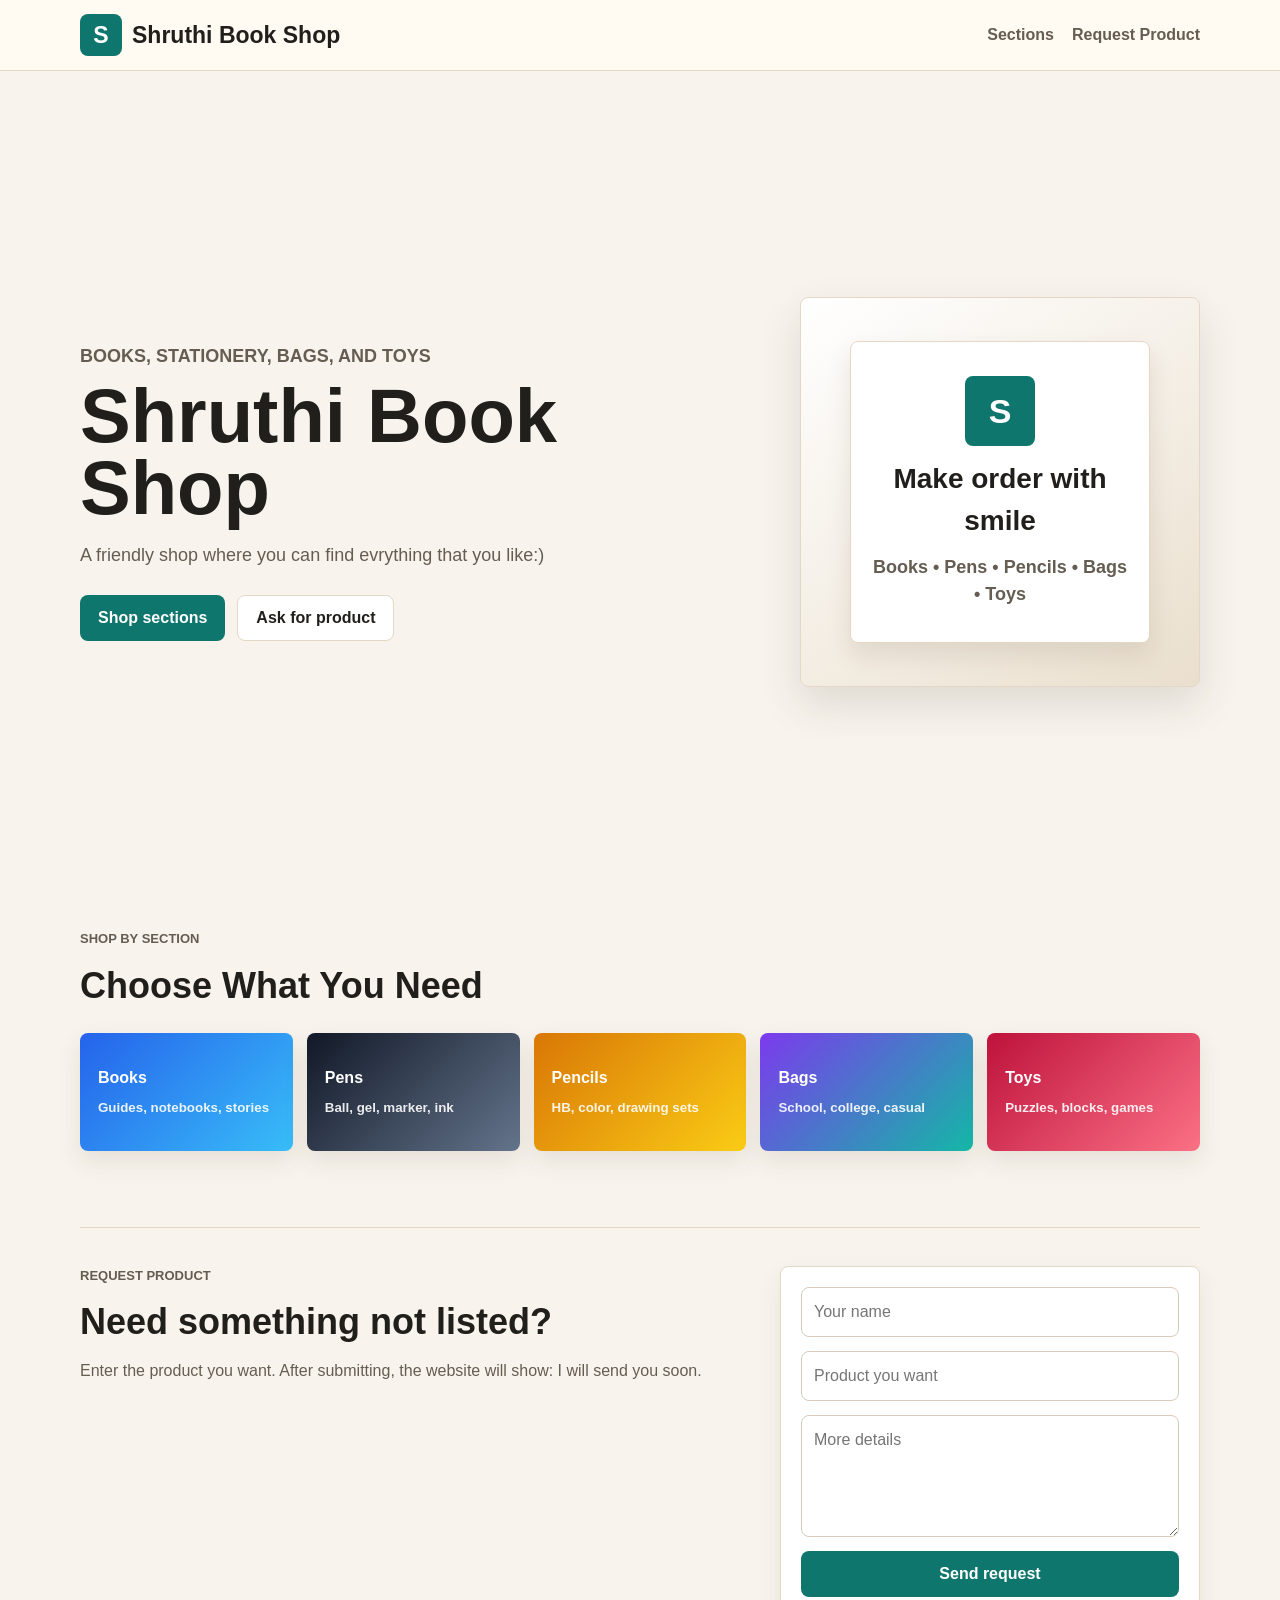
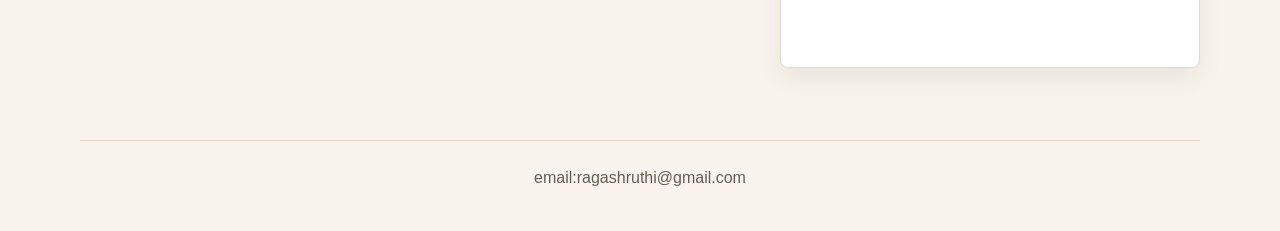
<file: index.html>
﻿<!DOCTYPE html>
<html lang="en">
<head>
    <meta charset="UTF-8">
    <meta name="viewport" content="width=device-width, initial-scale=1.0">
    <title>Shruthi Book Shop</title>
    <link rel="stylesheet" href="basic.css">
</head>
<body>
    <header class="header">
        <nav class="navbar">
            <a class="logo" href="index.html"><span>S</span>Shruthi Book Shop</a>
            <div class="nav-links">
                <a href="#sections">Sections</a>
                <a href="#contact">Request Product</a>
            </div>
        </nav>
    </header>

    <main>
        <section class="hero">
            <div>
                <p class="small-title">Books, stationery, bags, and toys</p>
                <h1>Shruthi Book Shop</h1>
                <p>A friendly shop where you can find evrything that you like:)</p>
                <div class="hero-actions">
                    <a class="primary-button" href="#sections">Shop sections</a>
                    <a class="secondary-button" href="#contact">Ask for product</a>
                </div>
            </div>

            <div class="hero-art simple-hero-art" aria-label="Shruthi shop display">
                <div class="simple-shop-card">
                    <span class="simple-logo">S</span>
                    <h2>Make order with smile</h2>
                    <p>Books • Pens • Pencils • Bags • Toys</p>
                </div>
            </div>
        </section>

        <section id="sections" class="sections">
            <p class="small-title">Shop by section</p>
            <h2>Choose What You Need</h2>
            <div class="section-links">
                <a id="books" class="section-link books-bg" href="books.html"><span>Books</span><small>Guides, notebooks, stories</small></a>
                <a id="pens" class="section-link pens-bg" href="pens.html"><span>Pens</span><small>Ball, gel, marker, ink</small></a>
                <a id="pencils" class="section-link pencils-bg" href="pencils.html"><span>Pencils</span><small>HB, color, drawing sets</small></a>
                <a id="bags" class="section-link bags-bg" href="bags.html"><span>Bags</span><small>School, college, casual</small></a>
                <a id="toys" class="section-link toys-bg" href="toys.html"><span>Toys</span><small>Puzzles, blocks, games</small></a>
            </div>
        </section>

        <section id="contact" class="contact">
            <div>
                <p class="small-title">Request product</p>
                <h2>Need something not listed?</h2>
                <p>Enter the product you want. After submitting, the website will show: I will send you soon.</p>
            </div>
            <form id="requestForm" class="contact-form">
                <input id="customerName" type="text" placeholder="Your name" required>
                <input id="wantedProduct" type="text" placeholder="Product you want" required>
                <textarea id="requestDetails" rows="4" placeholder="More details"></textarea>
                <button class="primary-button" type="submit">Send request</button>
                <p id="requestMessage" class="message" role="status"></p>
            </form>
        </section>
    </main>

    <footer class="footer">
        <p>email:ragashruthi@gmail.com</p>
    </footer>

    <script>
        document.getElementById('requestForm').addEventListener('submit', function (event) {
            event.preventDefault();

            const name = document.getElementById('customerName').value.trim();
            const product = document.getElementById('wantedProduct').value.trim();
            const details = document.getElementById('requestDetails').value.trim();
            const subject = encodeURIComponent('Product request from Shruthi Book Shop');
            const body = encodeURIComponent(
                `Customer name: ${name}\nProduct wanted: ${product}\nDetails: ${details || 'No extra details'}`
            );

            window.location.href = `mailto:ragashruthi@gmail.com?subject=${subject}&body=${body}`;
            this.reset();
            document.getElementById('requestMessage').textContent = 'I will send you soon.';
        });
    </script>
</body>
</html>
</file>
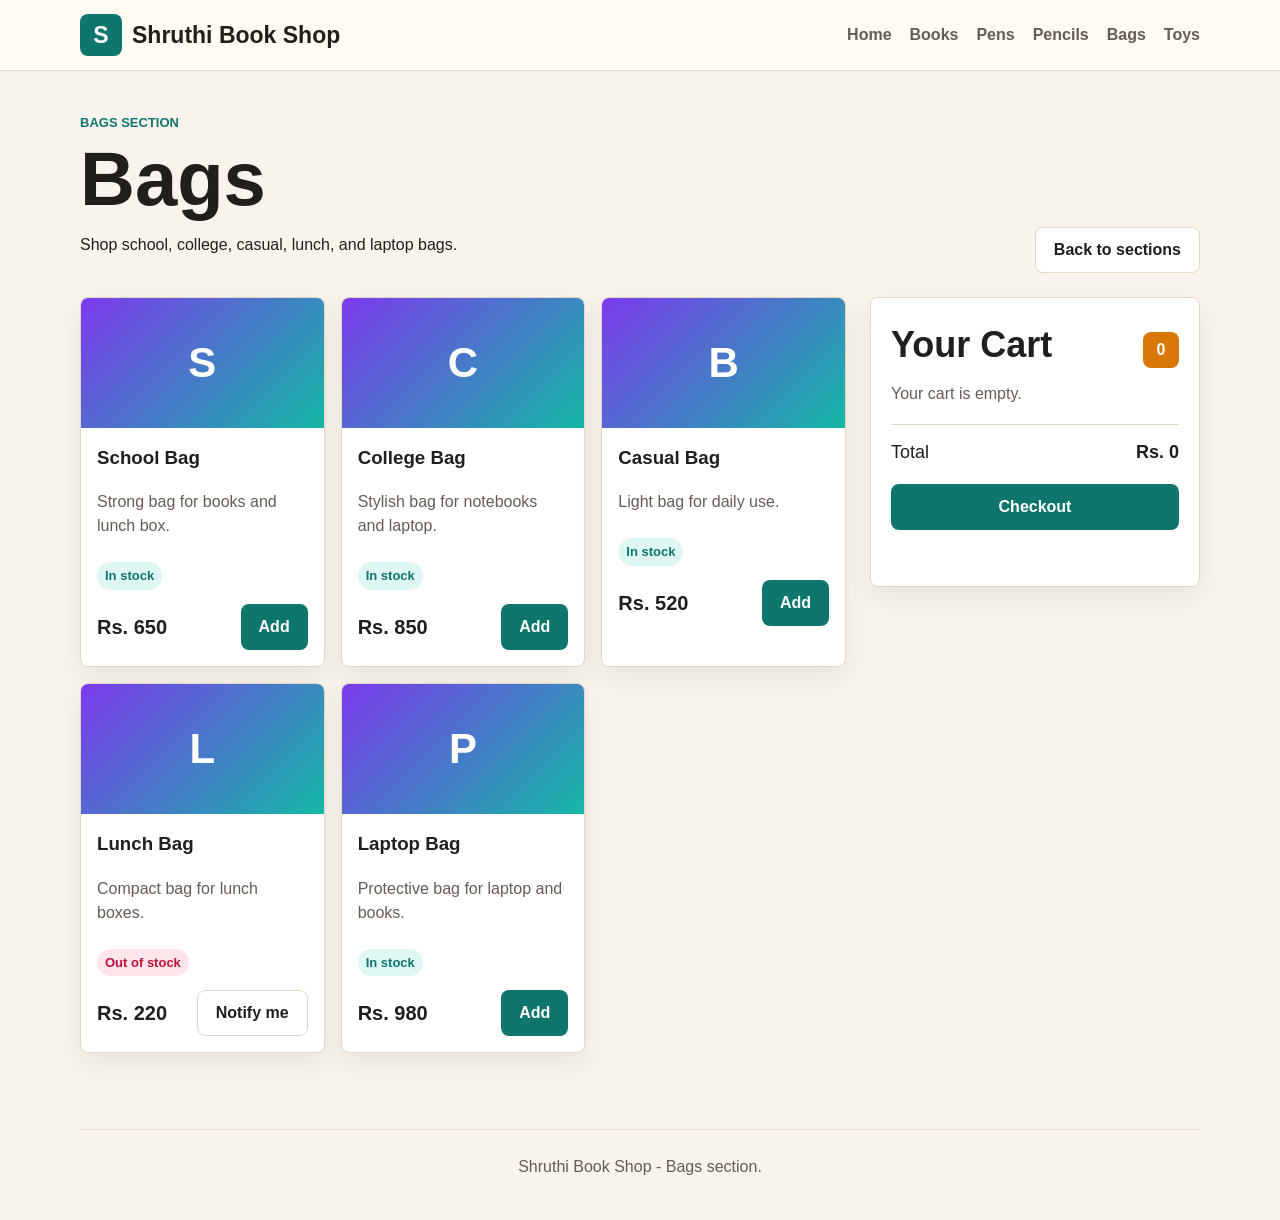
<file: bags.html>
﻿<!DOCTYPE html>
<html lang="en">
<head>
    <meta charset="UTF-8">
    <meta name="viewport" content="width=device-width, initial-scale=1.0">
    <title>Shruthi Book Shop - Bags</title>
    <link rel="stylesheet" href="basic.css">
</head>
<body>
    <header class="header">
        <nav class="navbar">
            <a class="logo" href="basic.html"><span>S</span>Shruthi Book Shop</a>
            <div class="nav-links">
                <a href="basic.html">Home</a>
                <a href="books.html">Books</a>
                <a href="pens.html">Pens</a>
                <a href="pencils.html">Pencils</a>
                <a href="bags.html">Bags</a>
                <a href="toys.html">Toys</a>
            </div>
        </nav>
    </header>

    <main class="products-page">
        <div class="page-heading">
            <div>
                <p class="small-title">Bags section</p>
                <h1>Bags</h1>
                <p>Shop school, college, casual, lunch, and laptop bags.</p>
            </div>
            <a class="secondary-button" href="basic.html#sections">Back to sections</a>
        </div>

        <div class="shop-layout">
            <div id="productGrid" class="product-grid"></div>
            <aside class="cart">
                <div class="cart-title">
                    <h2>Your Cart</h2>
                    <span id="cartCount">0</span>
                </div>
                <div id="cartItems" class="cart-items"></div>
                <div class="cart-total">
                    <span>Total</span>
                    <strong id="cartTotal">Rs. 0</strong>
                </div>
                <button id="checkoutButton" class="primary-button full-button" type="button">Checkout</button>
                <div id="scannerBox" class="scanner-box" hidden>
                    <p>Scan and pay</p>
                    <div class="qr-code" aria-label="Payment scanner code">
                        <span></span><span></span><span></span>
                        <span></span><span></span><span></span>
                        <span></span><span></span><span></span>
                    </div>
                    <strong id="scannerAmount">Total: Rs. 0</strong>
                </div>
                <p id="message" class="message" role="status"></p>
            </aside>
        </div>
    </main>

    <footer class="footer"><p>Shruthi Book Shop - Bags section.</p></footer>

    <script>
        window.sectionProducts = [
    { id: 401, name: 'School Bag', category: 'bags', price: 650, stock: 6, detail: 'Strong bag for books and lunch box.', letter: 'S' },
    { id: 402, name: 'College Bag', category: 'bags', price: 850, stock: 4, detail: 'Stylish bag for notebooks and laptop.', letter: 'C' },
    { id: 403, name: 'Casual Bag', category: 'bags', price: 520, stock: 8, detail: 'Light bag for daily use.', letter: 'B' },
    { id: 404, name: 'Lunch Bag', category: 'bags', price: 220, stock: 0, detail: 'Compact bag for lunch boxes.', letter: 'L' },
    { id: 405, name: 'Laptop Bag', category: 'bags', price: 980, stock: 3, detail: 'Protective bag for laptop and books.', letter: 'P' }
];
    </script>
    <script src="category.js"></script>
</body>
</html>
</file>
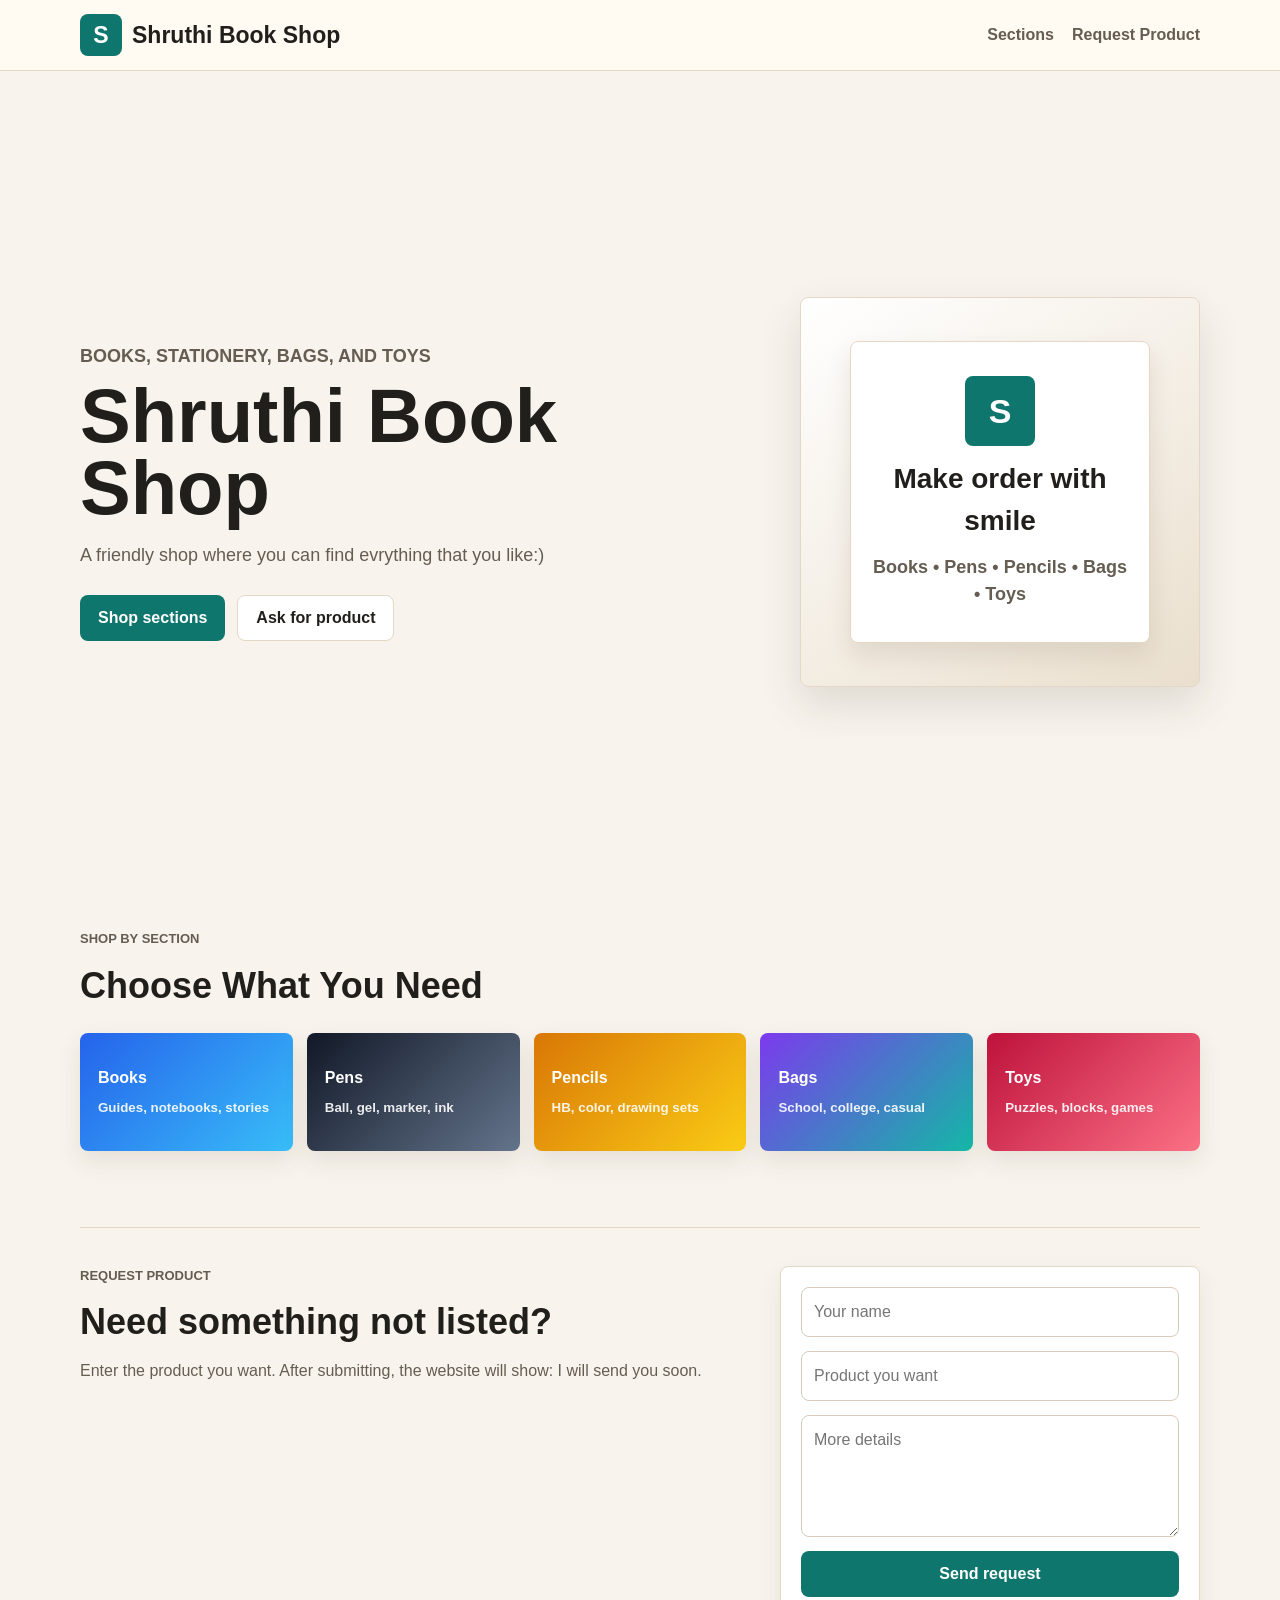
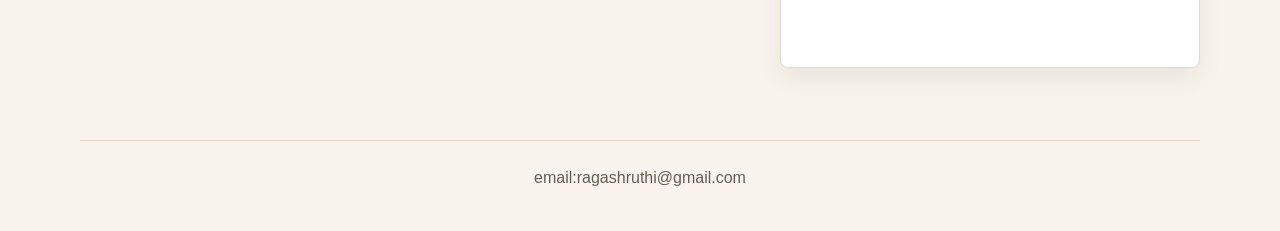
<file: basic.html>
﻿<!DOCTYPE html>
<html lang="en">
<head>
    <meta charset="UTF-8">
    <meta name="viewport" content="width=device-width, initial-scale=1.0">
    <title>Shruthi Book Shop</title>
    <link rel="stylesheet" href="basic.css">
</head>
<body>
    <header class="header">
        <nav class="navbar">
            <a class="logo" href="basic.html"><span>S</span>Shruthi Book Shop</a>
            <div class="nav-links">
                <a href="#sections">Sections</a>
                <a href="#contact">Request Product</a>
            </div>
        </nav>
    </header>

    <main>
        <section class="hero">
            <div>
                <p class="small-title">Books, stationery, bags, and toys</p>
                <h1>Shruthi Book Shop</h1>
                <p>A friendly shop where you can find evrything that you like:)</p>
                <div class="hero-actions">
                    <a class="primary-button" href="#sections">Shop sections</a>
                    <a class="secondary-button" href="#contact">Ask for product</a>
                </div>
            </div>

            <div class="hero-art simple-hero-art" aria-label="Shruthi shop display">
                <div class="simple-shop-card">
                    <span class="simple-logo">S</span>
                    <h2>Make order with smile</h2>
                    <p>Books • Pens • Pencils • Bags • Toys</p>
                </div>
            </div>
        </section>

        <section id="sections" class="sections">
            <p class="small-title">Shop by section</p>
            <h2>Choose What You Need</h2>
            <div class="section-links">
                <a id="books" class="section-link books-bg" href="books.html"><span>Books</span><small>Guides, notebooks, stories</small></a>
                <a id="pens" class="section-link pens-bg" href="pens.html"><span>Pens</span><small>Ball, gel, marker, ink</small></a>
                <a id="pencils" class="section-link pencils-bg" href="pencils.html"><span>Pencils</span><small>HB, color, drawing sets</small></a>
                <a id="bags" class="section-link bags-bg" href="bags.html"><span>Bags</span><small>School, college, casual</small></a>
                <a id="toys" class="section-link toys-bg" href="toys.html"><span>Toys</span><small>Puzzles, blocks, games</small></a>
            </div>
        </section>

        <section id="contact" class="contact">
            <div>
                <p class="small-title">Request product</p>
                <h2>Need something not listed?</h2>
                <p>Enter the product you want. After submitting, the website will show: I will send you soon.</p>
            </div>
            <form id="requestForm" class="contact-form">
                <input id="customerName" type="text" placeholder="Your name" required>
                <input id="wantedProduct" type="text" placeholder="Product you want" required>
                <textarea id="requestDetails" rows="4" placeholder="More details"></textarea>
                <button class="primary-button" type="submit">Send request</button>
                <p id="requestMessage" class="message" role="status"></p>
            </form>
        </section>
    </main>

    <footer class="footer">
        <p>email:ragashruthi@gmail.com</p>
    </footer>

    <script>
        document.getElementById('requestForm').addEventListener('submit', function (event) {
            event.preventDefault();

            const name = document.getElementById('customerName').value.trim();
            const product = document.getElementById('wantedProduct').value.trim();
            const details = document.getElementById('requestDetails').value.trim();
            const subject = encodeURIComponent('Product request from Shruthi Book Shop');
            const body = encodeURIComponent(
                `Customer name: ${name}\nProduct wanted: ${product}\nDetails: ${details || 'No extra details'}`
            );

            window.location.href = `mailto:ragashruthi@gmail.com?subject=${subject}&body=${body}`;
            this.reset();
            document.getElementById('requestMessage').textContent = 'I will send you soon.';
        });
    </script>
</body>
</html>
</file>
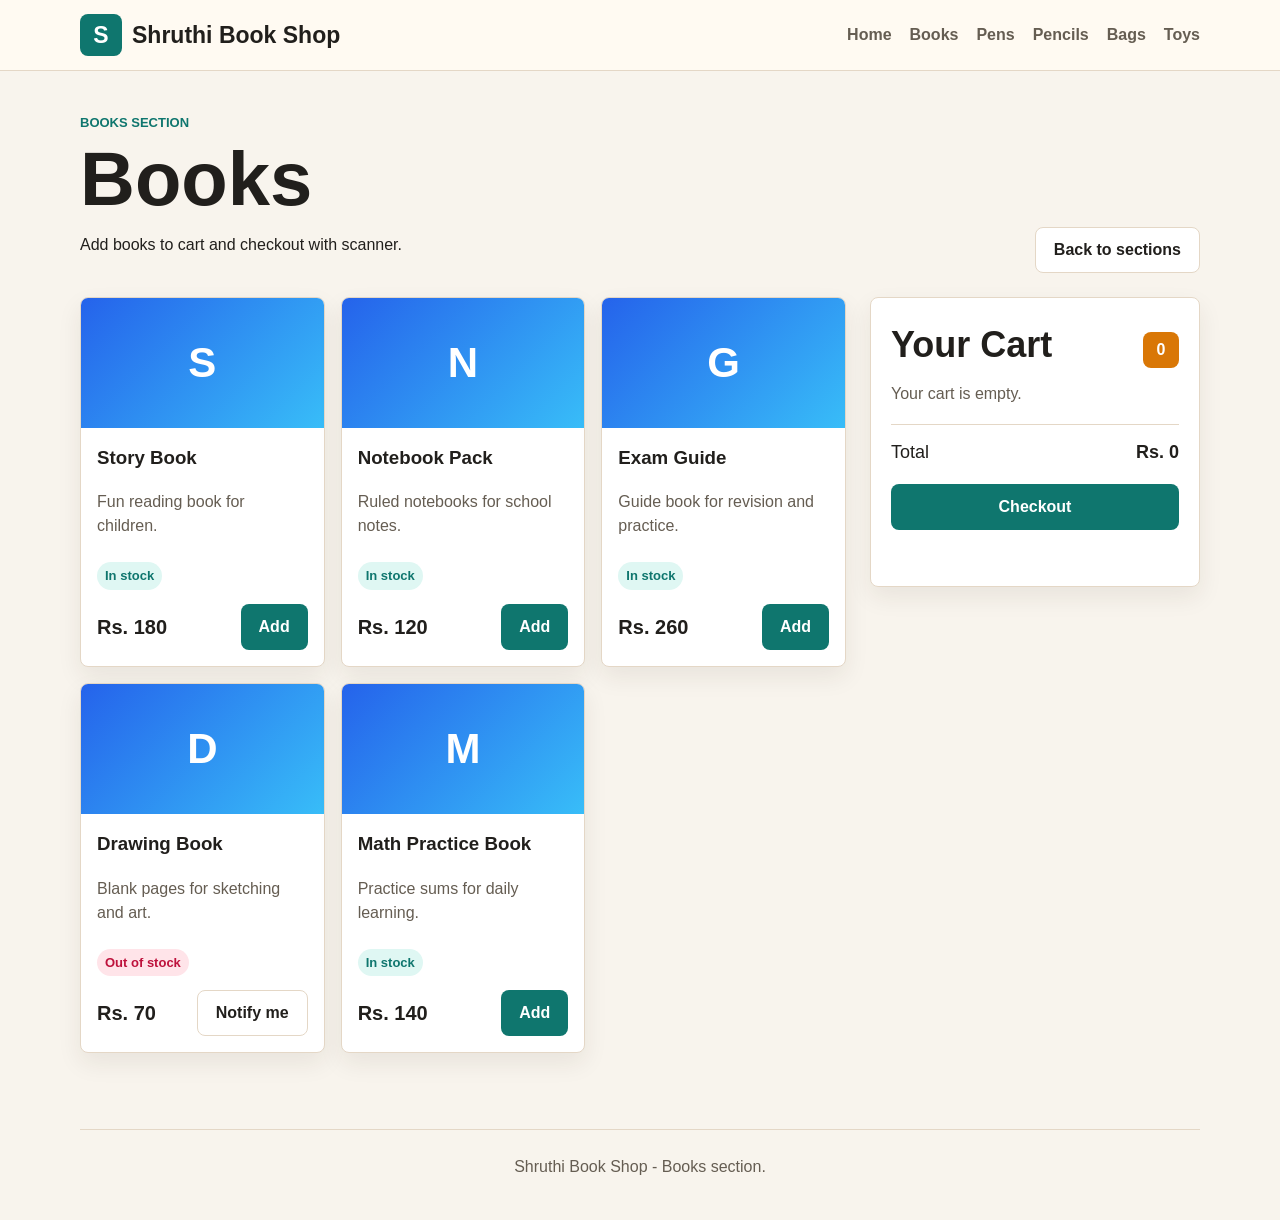
<file: books.html>
﻿<!DOCTYPE html>
<html lang="en">
<head>
    <meta charset="UTF-8">
    <meta name="viewport" content="width=device-width, initial-scale=1.0">
    <title>Shruthi Book Shop - Books</title>
    <link rel="stylesheet" href="basic.css">
</head>
<body>
    <header class="header">
        <nav class="navbar">
            <a class="logo" href="basic.html"><span>S</span>Shruthi Book Shop</a>
            <div class="nav-links">
                <a href="basic.html">Home</a>
                <a href="books.html">Books</a>
                <a href="pens.html">Pens</a>
                <a href="pencils.html">Pencils</a>
                <a href="bags.html">Bags</a>
                <a href="toys.html">Toys</a>
            </div>
        </nav>
    </header>

    <main class="products-page">
        <div class="page-heading">
            <div>
                <p class="small-title">Books section</p>
                <h1>Books</h1>
                <p>Add books to cart and checkout with scanner.</p>
            </div>
            <a class="secondary-button" href="basic.html#sections">Back to sections</a>
        </div>

        <div class="shop-layout">
            <div id="productGrid" class="product-grid"></div>
            <aside class="cart">
                <div class="cart-title">
                    <h2>Your Cart</h2>
                    <span id="cartCount">0</span>
                </div>
                <div id="cartItems" class="cart-items"></div>
                <div class="cart-total">
                    <span>Total</span>
                    <strong id="cartTotal">Rs. 0</strong>
                </div>
                <button id="checkoutButton" class="primary-button full-button" type="button">Checkout</button>
                <div id="scannerBox" class="scanner-box" hidden>
                    <p>Scan and pay</p>
                    <div class="qr-code" aria-label="Payment scanner code">
                        <span></span><span></span><span></span>
                        <span></span><span></span><span></span>
                        <span></span><span></span><span></span>
                    </div>
                    <strong id="scannerAmount">Total: Rs. 0</strong>
                </div>
                <p id="message" class="message" role="status"></p>
            </aside>
        </div>
    </main>

    <footer class="footer"><p>Shruthi Book Shop - Books section.</p></footer>

    <script>
        window.sectionProducts = [
    { id: 101, name: 'Story Book', category: 'books', price: 180, stock: 8, detail: 'Fun reading book for children.', letter: 'S' },
    { id: 102, name: 'Notebook Pack', category: 'books', price: 120, stock: 12, detail: 'Ruled notebooks for school notes.', letter: 'N' },
    { id: 103, name: 'Exam Guide', category: 'books', price: 260, stock: 5, detail: 'Guide book for revision and practice.', letter: 'G' },
    { id: 104, name: 'Drawing Book', category: 'books', price: 70, stock: 0, detail: 'Blank pages for sketching and art.', letter: 'D' },
    { id: 105, name: 'Math Practice Book', category: 'books', price: 140, stock: 7, detail: 'Practice sums for daily learning.', letter: 'M' }
];
    </script>
    <script src="category.js"></script>
</body>
</html>
</file>
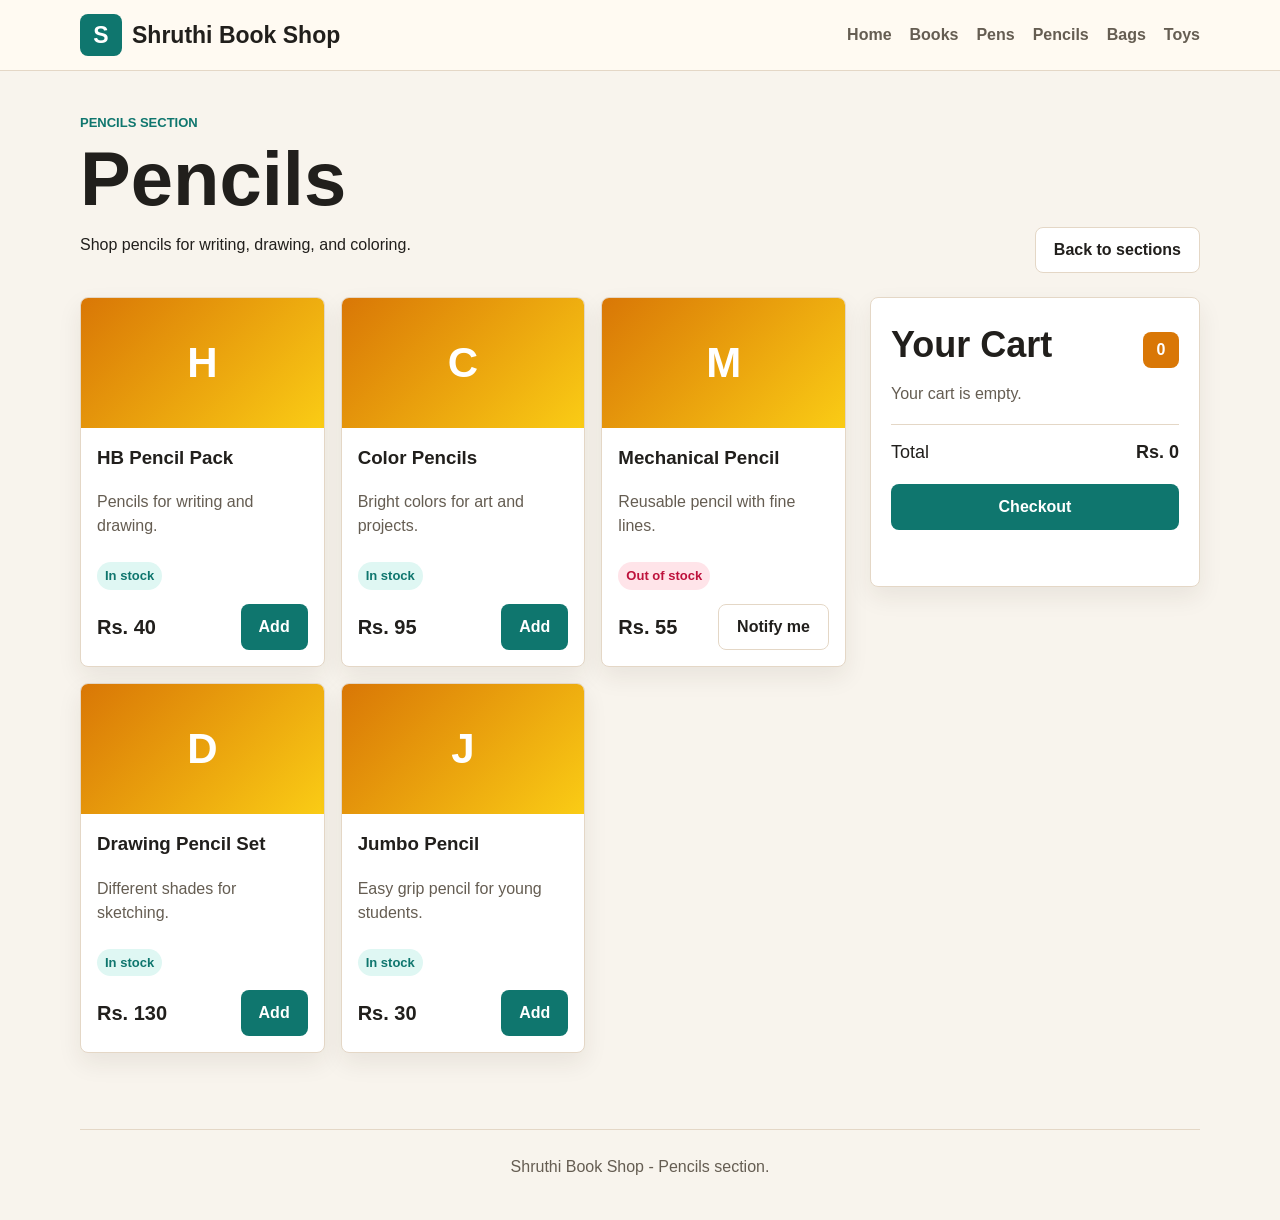
<file: pencils.html>
﻿<!DOCTYPE html>
<html lang="en">
<head>
    <meta charset="UTF-8">
    <meta name="viewport" content="width=device-width, initial-scale=1.0">
    <title>Shruthi Book Shop - Pencils</title>
    <link rel="stylesheet" href="basic.css">
</head>
<body>
    <header class="header">
        <nav class="navbar">
            <a class="logo" href="basic.html"><span>S</span>Shruthi Book Shop</a>
            <div class="nav-links">
                <a href="basic.html">Home</a>
                <a href="books.html">Books</a>
                <a href="pens.html">Pens</a>
                <a href="pencils.html">Pencils</a>
                <a href="bags.html">Bags</a>
                <a href="toys.html">Toys</a>
            </div>
        </nav>
    </header>

    <main class="products-page">
        <div class="page-heading">
            <div>
                <p class="small-title">Pencils section</p>
                <h1>Pencils</h1>
                <p>Shop pencils for writing, drawing, and coloring.</p>
            </div>
            <a class="secondary-button" href="basic.html#sections">Back to sections</a>
        </div>

        <div class="shop-layout">
            <div id="productGrid" class="product-grid"></div>
            <aside class="cart">
                <div class="cart-title">
                    <h2>Your Cart</h2>
                    <span id="cartCount">0</span>
                </div>
                <div id="cartItems" class="cart-items"></div>
                <div class="cart-total">
                    <span>Total</span>
                    <strong id="cartTotal">Rs. 0</strong>
                </div>
                <button id="checkoutButton" class="primary-button full-button" type="button">Checkout</button>
                <div id="scannerBox" class="scanner-box" hidden>
                    <p>Scan and pay</p>
                    <div class="qr-code" aria-label="Payment scanner code">
                        <span></span><span></span><span></span>
                        <span></span><span></span><span></span>
                        <span></span><span></span><span></span>
                    </div>
                    <strong id="scannerAmount">Total: Rs. 0</strong>
                </div>
                <p id="message" class="message" role="status"></p>
            </aside>
        </div>
    </main>

    <footer class="footer"><p>Shruthi Book Shop - Pencils section.</p></footer>

    <script>
        window.sectionProducts = [
    { id: 301, name: 'HB Pencil Pack', category: 'pencils', price: 40, stock: 15, detail: 'Pencils for writing and drawing.', letter: 'H' },
    { id: 302, name: 'Color Pencils', category: 'pencils', price: 95, stock: 8, detail: 'Bright colors for art and projects.', letter: 'C' },
    { id: 303, name: 'Mechanical Pencil', category: 'pencils', price: 55, stock: 0, detail: 'Reusable pencil with fine lines.', letter: 'M' },
    { id: 304, name: 'Drawing Pencil Set', category: 'pencils', price: 130, stock: 5, detail: 'Different shades for sketching.', letter: 'D' },
    { id: 305, name: 'Jumbo Pencil', category: 'pencils', price: 30, stock: 10, detail: 'Easy grip pencil for young students.', letter: 'J' }
];
    </script>
    <script src="category.js"></script>
</body>
</html>
</file>
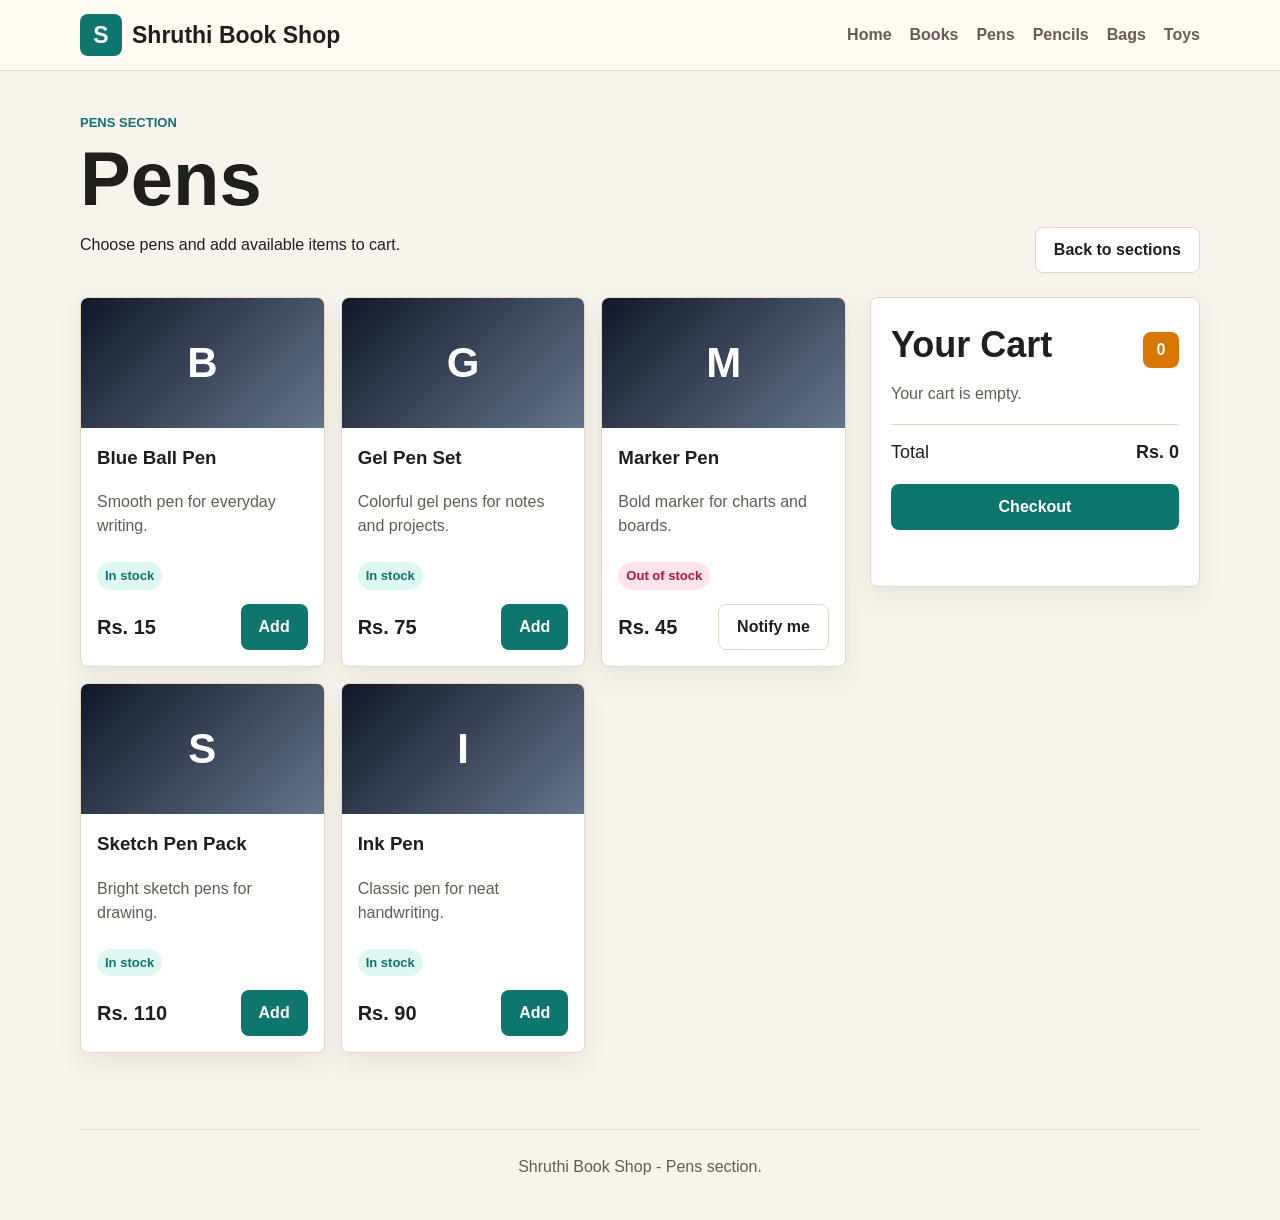
<file: pens.html>
﻿<!DOCTYPE html>
<html lang="en">
<head>
    <meta charset="UTF-8">
    <meta name="viewport" content="width=device-width, initial-scale=1.0">
    <title>Shruthi Book Shop - Pens</title>
    <link rel="stylesheet" href="basic.css">
</head>
<body>
    <header class="header">
        <nav class="navbar">
            <a class="logo" href="basic.html"><span>S</span>Shruthi Book Shop</a>
            <div class="nav-links">
                <a href="basic.html">Home</a>
                <a href="books.html">Books</a>
                <a href="pens.html">Pens</a>
                <a href="pencils.html">Pencils</a>
                <a href="bags.html">Bags</a>
                <a href="toys.html">Toys</a>
            </div>
        </nav>
    </header>

    <main class="products-page">
        <div class="page-heading">
            <div>
                <p class="small-title">Pens section</p>
                <h1>Pens</h1>
                <p>Choose pens and add available items to cart.</p>
            </div>
            <a class="secondary-button" href="basic.html#sections">Back to sections</a>
        </div>

        <div class="shop-layout">
            <div id="productGrid" class="product-grid"></div>
            <aside class="cart">
                <div class="cart-title">
                    <h2>Your Cart</h2>
                    <span id="cartCount">0</span>
                </div>
                <div id="cartItems" class="cart-items"></div>
                <div class="cart-total">
                    <span>Total</span>
                    <strong id="cartTotal">Rs. 0</strong>
                </div>
                <button id="checkoutButton" class="primary-button full-button" type="button">Checkout</button>
                <div id="scannerBox" class="scanner-box" hidden>
                    <p>Scan and pay</p>
                    <div class="qr-code" aria-label="Payment scanner code">
                        <span></span><span></span><span></span>
                        <span></span><span></span><span></span>
                        <span></span><span></span><span></span>
                    </div>
                    <strong id="scannerAmount">Total: Rs. 0</strong>
                </div>
                <p id="message" class="message" role="status"></p>
            </aside>
        </div>
    </main>

    <footer class="footer"><p>Shruthi Book Shop - Pens section.</p></footer>

    <script>
        window.sectionProducts = [
    { id: 201, name: 'Blue Ball Pen', category: 'pens', price: 15, stock: 20, detail: 'Smooth pen for everyday writing.', letter: 'B' },
    { id: 202, name: 'Gel Pen Set', category: 'pens', price: 75, stock: 9, detail: 'Colorful gel pens for notes and projects.', letter: 'G' },
    { id: 203, name: 'Marker Pen', category: 'pens', price: 45, stock: 0, detail: 'Bold marker for charts and boards.', letter: 'M' },
    { id: 204, name: 'Sketch Pen Pack', category: 'pens', price: 110, stock: 6, detail: 'Bright sketch pens for drawing.', letter: 'S' },
    { id: 205, name: 'Ink Pen', category: 'pens', price: 90, stock: 4, detail: 'Classic pen for neat handwriting.', letter: 'I' }
];
    </script>
    <script src="category.js"></script>
</body>
</html>
</file>
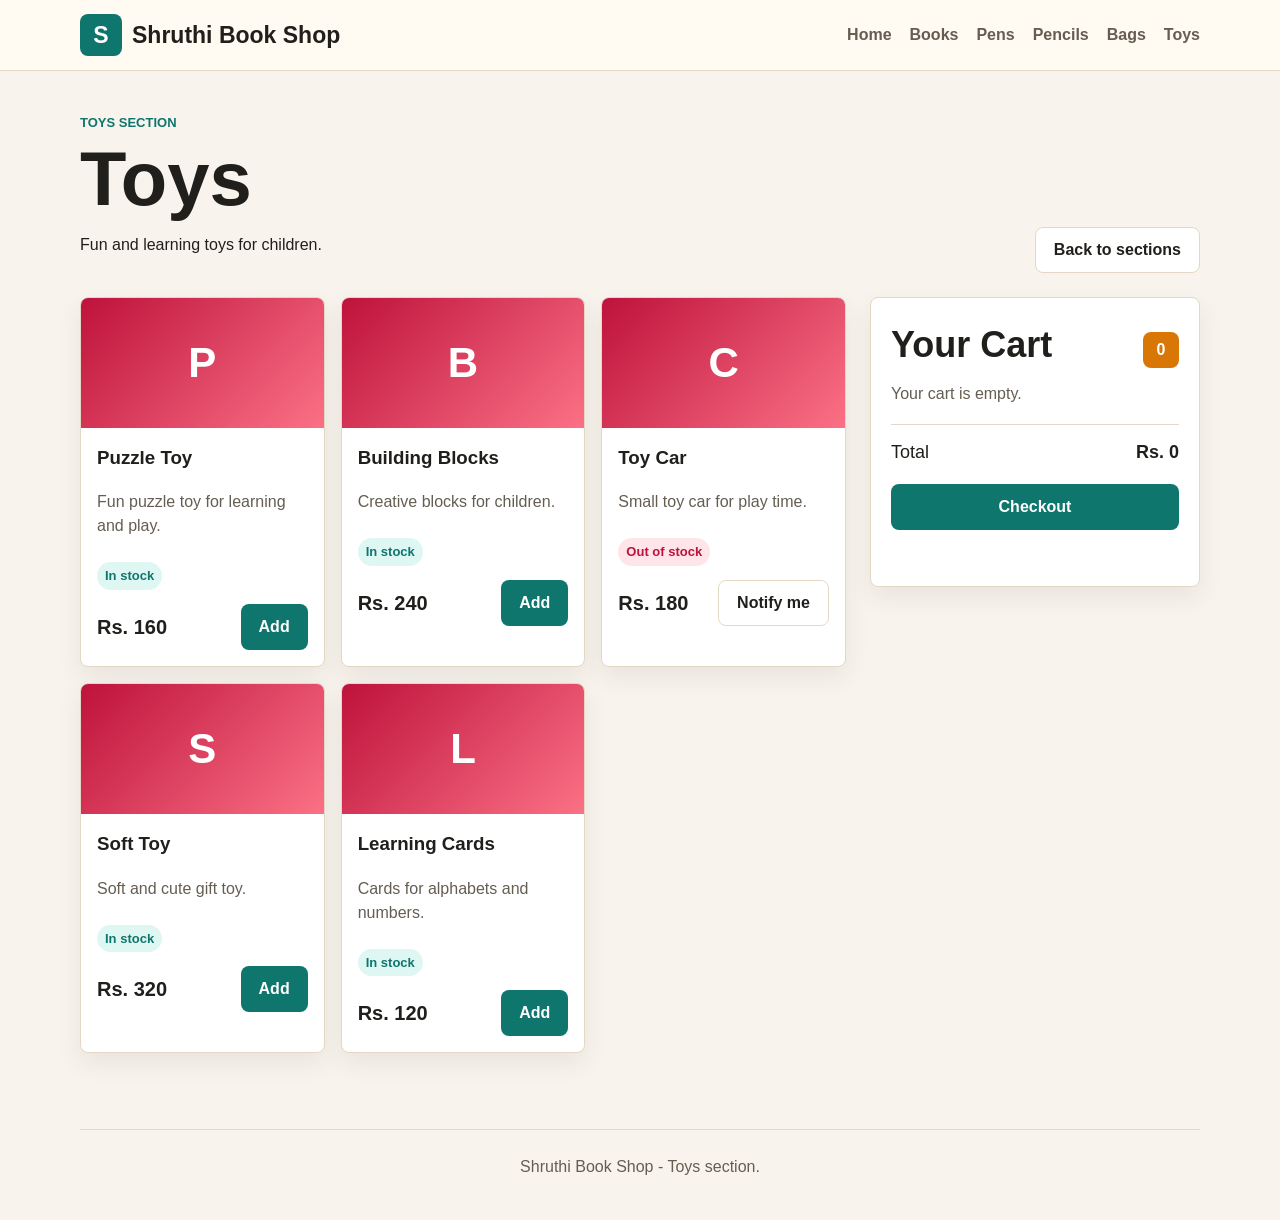
<file: toys.html>
﻿<!DOCTYPE html>
<html lang="en">
<head>
    <meta charset="UTF-8">
    <meta name="viewport" content="width=device-width, initial-scale=1.0">
    <title>Shruthi Book Shop - Toys</title>
    <link rel="stylesheet" href="basic.css">
</head>
<body>
    <header class="header">
        <nav class="navbar">
            <a class="logo" href="basic.html"><span>S</span>Shruthi Book Shop</a>
            <div class="nav-links">
                <a href="basic.html">Home</a>
                <a href="books.html">Books</a>
                <a href="pens.html">Pens</a>
                <a href="pencils.html">Pencils</a>
                <a href="bags.html">Bags</a>
                <a href="toys.html">Toys</a>
            </div>
        </nav>
    </header>

    <main class="products-page">
        <div class="page-heading">
            <div>
                <p class="small-title">Toys section</p>
                <h1>Toys</h1>
                <p>Fun and learning toys for children.</p>
            </div>
            <a class="secondary-button" href="basic.html#sections">Back to sections</a>
        </div>

        <div class="shop-layout">
            <div id="productGrid" class="product-grid"></div>
            <aside class="cart">
                <div class="cart-title">
                    <h2>Your Cart</h2>
                    <span id="cartCount">0</span>
                </div>
                <div id="cartItems" class="cart-items"></div>
                <div class="cart-total">
                    <span>Total</span>
                    <strong id="cartTotal">Rs. 0</strong>
                </div>
                <button id="checkoutButton" class="primary-button full-button" type="button">Checkout</button>
                <div id="scannerBox" class="scanner-box" hidden>
                    <p>Scan and pay</p>
                    <div class="qr-code" aria-label="Payment scanner code">
                        <span></span><span></span><span></span>
                        <span></span><span></span><span></span>
                        <span></span><span></span><span></span>
                    </div>
                    <strong id="scannerAmount">Total: Rs. 0</strong>
                </div>
                <p id="message" class="message" role="status"></p>
            </aside>
        </div>
    </main>

    <footer class="footer"><p>Shruthi Book Shop - Toys section.</p></footer>

    <script>
        window.sectionProducts = [
    { id: 501, name: 'Puzzle Toy', category: 'toys', price: 160, stock: 7, detail: 'Fun puzzle toy for learning and play.', letter: 'P' },
    { id: 502, name: 'Building Blocks', category: 'toys', price: 240, stock: 5, detail: 'Creative blocks for children.', letter: 'B' },
    { id: 503, name: 'Toy Car', category: 'toys', price: 180, stock: 0, detail: 'Small toy car for play time.', letter: 'C' },
    { id: 504, name: 'Soft Toy', category: 'toys', price: 320, stock: 6, detail: 'Soft and cute gift toy.', letter: 'S' },
    { id: 505, name: 'Learning Cards', category: 'toys', price: 120, stock: 10, detail: 'Cards for alphabets and numbers.', letter: 'L' }
];
    </script>
    <script src="category.js"></script>
</body>
</html>
</file>
<file: basic.css>
﻿* {
    box-sizing: border-box;
}

html {
    scroll-behavior: smooth;
}

body {
    margin: 0;
    font-family: Arial, Helvetica, sans-serif;
    color: #211f1c;
    background: #f8f4ed;
    line-height: 1.5;
}

a {
    color: inherit;
    text-decoration: none;
}

button,
input,
textarea {
    font: inherit;
}

.header {
    position: sticky;
    top: 0;
    z-index: 10;
    background: #fffaf2;
    border-bottom: 1px solid #e4d7c6;
}

.navbar {
    width: min(1120px, calc(100% - 28px));
    min-height: 70px;
    margin: auto;
    display: flex;
    align-items: center;
    justify-content: space-between;
    gap: 18px;
}

.logo {
    display: flex;
    align-items: center;
    gap: 10px;
    font-size: 23px;
    font-weight: 900;
}

.logo span {
    width: 42px;
    height: 42px;
    display: grid;
    place-items: center;
    color: white;
    background: #0f766e;
    border-radius: 8px;
}

.nav-links {
    display: flex;
    align-items: center;
    gap: 18px;
    color: #655d52;
    font-weight: 800;
}

.nav-links a:hover {
    color: #0f766e;
}

.main-wrap,
.hero,
.sections,
.contact,
.products-page,
.footer {
    width: min(1120px, calc(100% - 28px));
    margin: auto;
}

.hero {
    min-height: calc(100vh - 70px);
    display: grid;
    grid-template-columns: minmax(0, 1fr) 400px;
    align-items: center;
    gap: 44px;
    padding: 56px 0 44px;
}

.small-title {
    margin: 0 0 10px;
    color: #0f766e;
    font-size: 13px;
    font-weight: 900;
    text-transform: uppercase;
}

h1,
h2,
h3,
p {
    margin-top: 0;
}

h1 {
    max-width: 720px;
    margin-bottom: 18px;
    font-size: clamp(42px, 8vw, 76px);
    line-height: 0.95;
}

h2 {
    margin-bottom: 10px;
    font-size: clamp(26px, 4vw, 36px);
}

.hero p,
.sections p,
.product-card p,
.contact p,
.cart p,
.message {
    color: #655d52;
}

.hero p {
    max-width: 620px;
    font-size: 18px;
}

.primary-button,
.secondary-button {
    min-height: 46px;
    display: inline-flex;
    align-items: center;
    justify-content: center;
    padding: 0 18px;
    border-radius: 8px;
    font-weight: 900;
    cursor: pointer;
}

.primary-button {
    color: white;
    background: #0f766e;
    border: 0;
}

.primary-button:hover {
    background: #115e59;
}

.secondary-button {
    color: #211f1c;
    background: white;
    border: 1px solid #e4d7c6;
}

.hero-actions {
    display: flex;
    flex-wrap: wrap;
    gap: 12px;
    margin-top: 26px;
}

.hero-art {
    min-height: 390px;
    position: relative;
    overflow: hidden;
    background: linear-gradient(145deg, #ffffff, #eadfcd);
    border: 1px solid #e4d7c6;
    border-radius: 8px;
    box-shadow: 0 18px 42px rgba(54, 40, 23, 0.13);
}

.book-shape,
.pen-shape,
.pencil-shape,
.bag-shape,
.toy-shape {
    position: absolute;
    display: grid;
    place-items: center;
    color: white;
    font-weight: 900;
    border-radius: 8px;
}

.book-shape {
    left: 62px;
    bottom: 80px;
    width: 230px;
    height: 70px;
    background: #2563eb;
}

.pen-shape {
    right: 82px;
    top: 52px;
    width: 26px;
    height: 210px;
    background: #111827;
    transform: rotate(24deg);
}

.pencil-shape {
    left: 70px;
    top: 60px;
    width: 30px;
    height: 190px;
    background: #d97706;
    transform: rotate(-18deg);
}

.bag-shape {
    left: 98px;
    bottom: 158px;
    width: 120px;
    height: 110px;
    background: #7c3aed;
    border-radius: 18px 18px 8px 8px;
}

.toy-shape {
    right: 72px;
    bottom: 86px;
    width: 94px;
    height: 94px;
    background: #be123c;
    border-radius: 50%;
}

.sections {
    padding: 28px 0 76px;
}

.section-links {
    display: grid;
    grid-template-columns: repeat(5, 1fr);
    gap: 14px;
    margin-top: 20px;
}

.section-link {
    min-height: 118px;
    display: grid;
    gap: 8px;
    align-content: center;
    padding: 18px;
    color: white;
    border-radius: 8px;
    font-weight: 900;
    box-shadow: 0 10px 24px rgba(54, 40, 23, 0.1);
}

.section-link small {
    color: rgba(255, 255, 255, 0.9);
    font-weight: 700;
}

.books-bg { background: linear-gradient(135deg, #2563eb, #38bdf8); }
.pens-bg { background: linear-gradient(135deg, #111827, #64748b); }
.pencils-bg { background: linear-gradient(135deg, #d97706, #facc15); }
.bags-bg { background: linear-gradient(135deg, #7c3aed, #14b8a6); }
.toys-bg { background: linear-gradient(135deg, #be123c, #fb7185); }

.products-page {
    padding: 42px 0 76px;
}

.page-heading {
    display: flex;
    justify-content: space-between;
    align-items: end;
    gap: 18px;
    margin-bottom: 24px;
}

.shop-layout {
    display: grid;
    grid-template-columns: minmax(0, 1fr) 330px;
    align-items: start;
    gap: 24px;
}

.product-grid {
    display: grid;
    grid-template-columns: repeat(3, 1fr);
    gap: 16px;
}

.product-card,
.cart,
.contact-form {
    background: white;
    border: 1px solid #e4d7c6;
    border-radius: 8px;
    box-shadow: 0 10px 24px rgba(54, 40, 23, 0.08);
}

.product-card {
    overflow: hidden;
}

.product-image {
    min-height: 130px;
    display: grid;
    place-items: center;
    color: white;
    font-size: 42px;
    font-weight: 900;
}

.product-image.books { background: linear-gradient(135deg, #2563eb, #38bdf8); }
.product-image.pens { background: linear-gradient(135deg, #111827, #64748b); }
.product-image.pencils { background: linear-gradient(135deg, #d97706, #facc15); }
.product-image.bags { background: linear-gradient(135deg, #7c3aed, #14b8a6); }
.product-image.toys { background: linear-gradient(135deg, #be123c, #fb7185); }

.product-body {
    padding: 16px;
}

.stock {
    display: inline-flex;
    margin: 8px 0 14px;
    padding: 4px 8px;
    border-radius: 999px;
    color: #0f766e;
    background: #dff7f3;
    font-size: 13px;
    font-weight: 900;
}

.stock.out {
    color: #be123c;
    background: #ffe4e9;
}

.product-bottom,
.cart-title,
.cart-total,
.cart-row,
.quantity {
    display: flex;
    align-items: center;
}

.product-bottom,
.cart-title,
.cart-total,
.cart-row {
    justify-content: space-between;
    gap: 12px;
}

.price {
    font-size: 20px;
    font-weight: 900;
}

.cart {
    position: sticky;
    top: 92px;
    padding: 20px;
}

#cartCount {
    min-width: 36px;
    height: 36px;
    display: grid;
    place-items: center;
    color: white;
    background: #d97706;
    border-radius: 8px;
    font-weight: 900;
}

.cart-row {
    padding: 12px 0;
    border-bottom: 1px solid #e4d7c6;
}

.cart-row h3 {
    margin-bottom: 4px;
    font-size: 15px;
}

.quantity {
    gap: 8px;
}

.quantity button,
.remove-button {
    cursor: pointer;
}

.quantity button {
    width: 28px;
    height: 28px;
    background: white;
    border: 1px solid #d8cbbb;
    border-radius: 8px;
    font-weight: 900;
}

.remove-button {
    color: #be123c;
    background: transparent;
    border: 0;
    font-weight: 900;
}

.cart-total {
    margin: 18px 0;
    padding-top: 14px;
    border-top: 1px solid #e4d7c6;
    font-size: 18px;
}

.full-button {
    width: 100%;
}

.scanner-box {
    margin-top: 16px;
    padding: 16px;
    text-align: center;
    background: #fffaf2;
    border: 1px dashed #d8cbbb;
    border-radius: 8px;
}

.qr-code {
    width: 148px;
    height: 148px;
    margin: 10px auto 12px;
    display: grid;
    grid-template-columns: repeat(3, 1fr);
    gap: 8px;
    padding: 10px;
    background: white;
    border: 4px solid #211f1c;
}

.qr-code span {
    background: #211f1c;
}

.qr-code span:nth-child(2),
.qr-code span:nth-child(4),
.qr-code span:nth-child(8) {
    background: white;
    border: 6px solid #211f1c;
}

.message {
    min-height: 24px;
    margin: 12px 0 0;
}

.contact {
    display: grid;
    grid-template-columns: 1fr 420px;
    gap: 34px;
    align-items: start;
    padding: 38px 0 72px;
    border-top: 1px solid #e4d7c6;
}

.contact-form {
    display: grid;
    gap: 14px;
    padding: 20px;
}

.contact-form input,
.contact-form textarea {
    width: 100%;
    padding: 12px;
    border: 1px solid #d8cbbb;
    border-radius: 8px;
    outline: none;
}

.contact-form input:focus,
.contact-form textarea:focus {
    border-color: #0f766e;
    box-shadow: 0 0 0 4px rgba(15, 118, 110, 0.12);
}

.footer {
    padding: 25px 0;
    color: #655d52;
    text-align: center;
    border-top: 1px solid #e4d7c6;
}

@media (max-width: 900px) {
    .hero,
    .shop-layout,
    .contact {
        grid-template-columns: 1fr;
    }

    .hero {
        min-height: auto;
    }

    .section-links {
        grid-template-columns: repeat(2, 1fr);
    }

    .product-grid {
        grid-template-columns: repeat(2, 1fr);
    }

    .cart {
        position: static;
    }
}

@media (max-width: 620px) {
    .navbar,
    .nav-links,
    .page-heading {
        align-items: stretch;
        flex-direction: column;
    }

    .nav-links {
        width: 100%;
        gap: 10px;
    }

    .hero-art {
        min-height: 300px;
    }

    .section-links,
    .product-grid {
        grid-template-columns: 1fr;
    }

    .cart-row {
        align-items: flex-start;
        flex-direction: column;
    }

    .cart-row > div {
        width: 100%;
    }

    .cart-row > div:last-child {
        display: flex;
        align-items: center;
        justify-content: space-between;
    }

    .qr-code {
        width: 132px;
        height: 132px;
    }
}
.simple-hero-art {
    display: grid;
    place-items: center;
    padding: 28px;
}

.simple-shop-card {
    width: min(300px, 100%);
    display: grid;
    justify-items: center;
    gap: 12px;
    padding: 34px 22px;
    text-align: center;
    background: white;
    border: 1px solid #e4d7c6;
    border-radius: 8px;
    box-shadow: 0 12px 24px rgba(54, 40, 23, 0.1);
}

.simple-logo {
    width: 70px;
    height: 70px;
    display: grid;
    place-items: center;
    color: white;
    background: #0f766e;
    border-radius: 8px;
    font-size: 34px;
    font-weight: 900;
}

.simple-shop-card h2 {
    margin: 0;
    font-size: 28px;
}

.simple-shop-card p {
    margin: 0;
    color: #655d52;
    font-weight: 800;
}

@media (max-width: 620px) {
</file>
